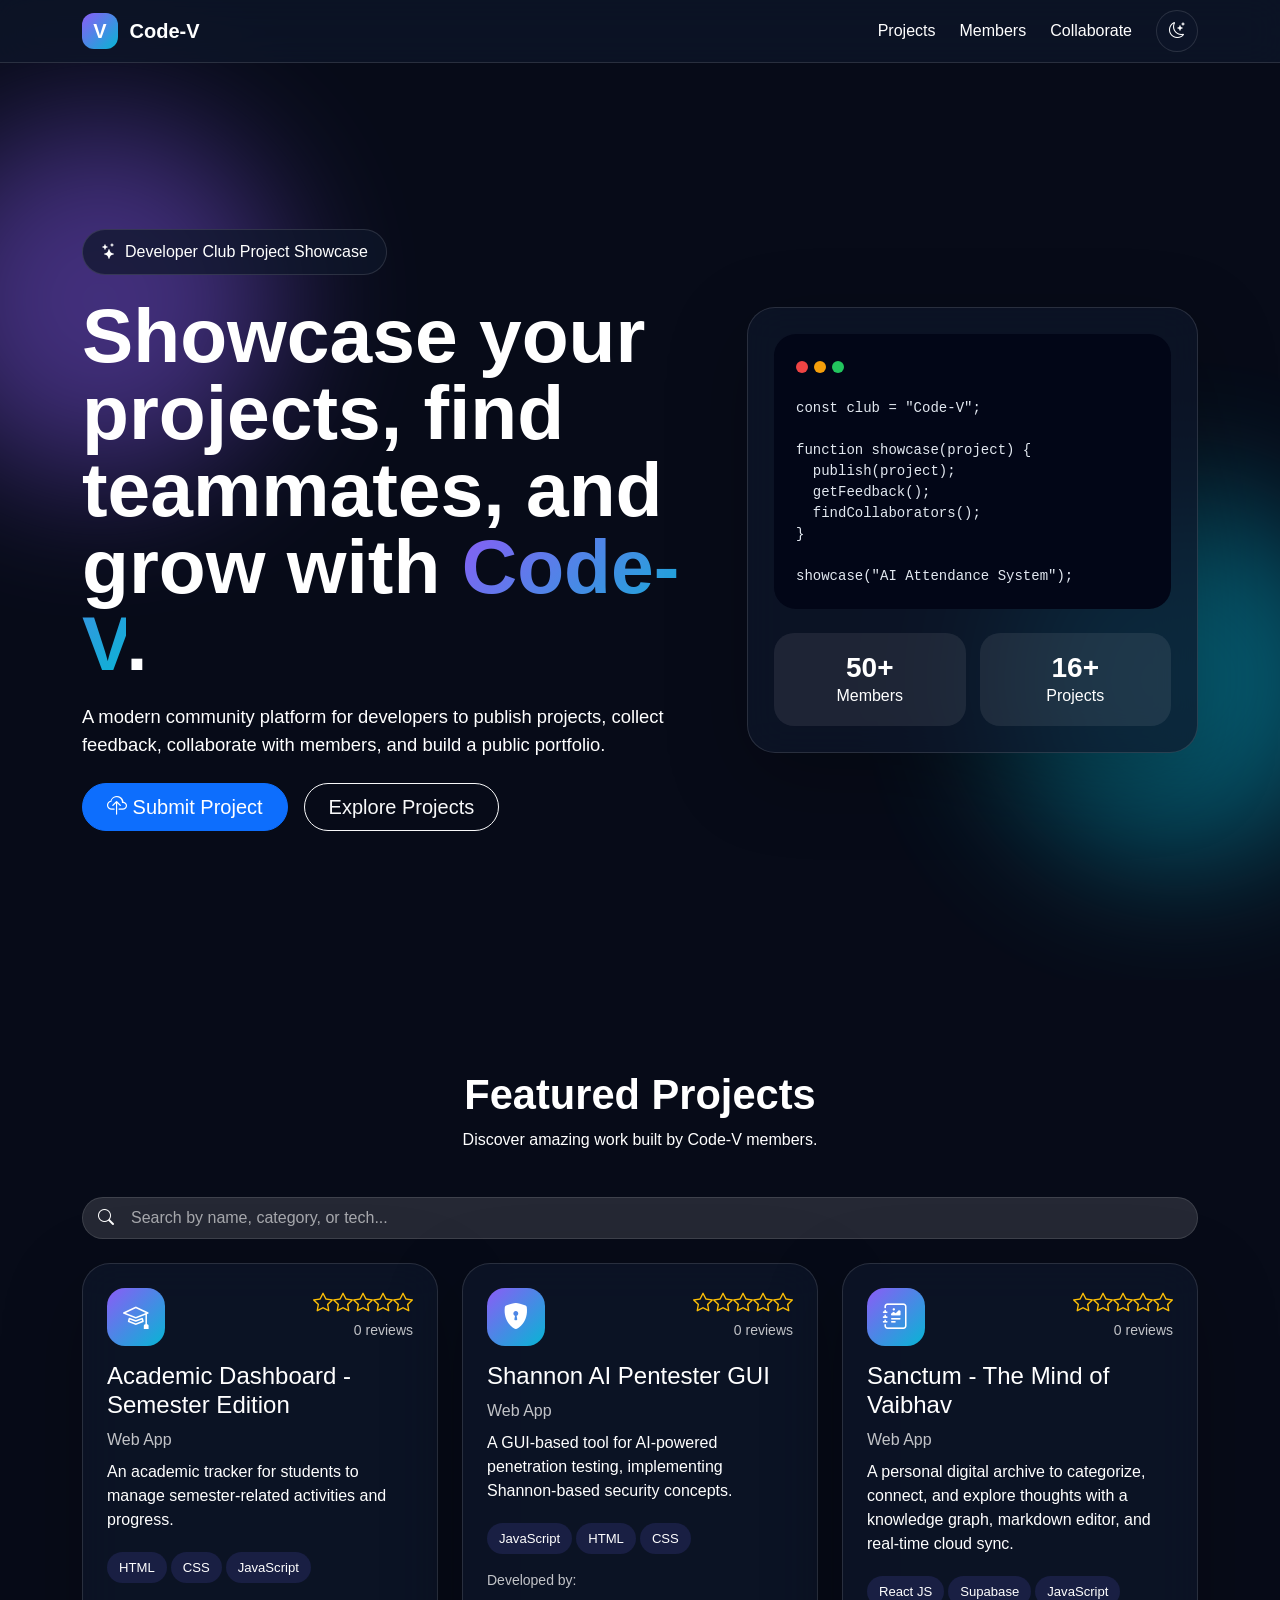
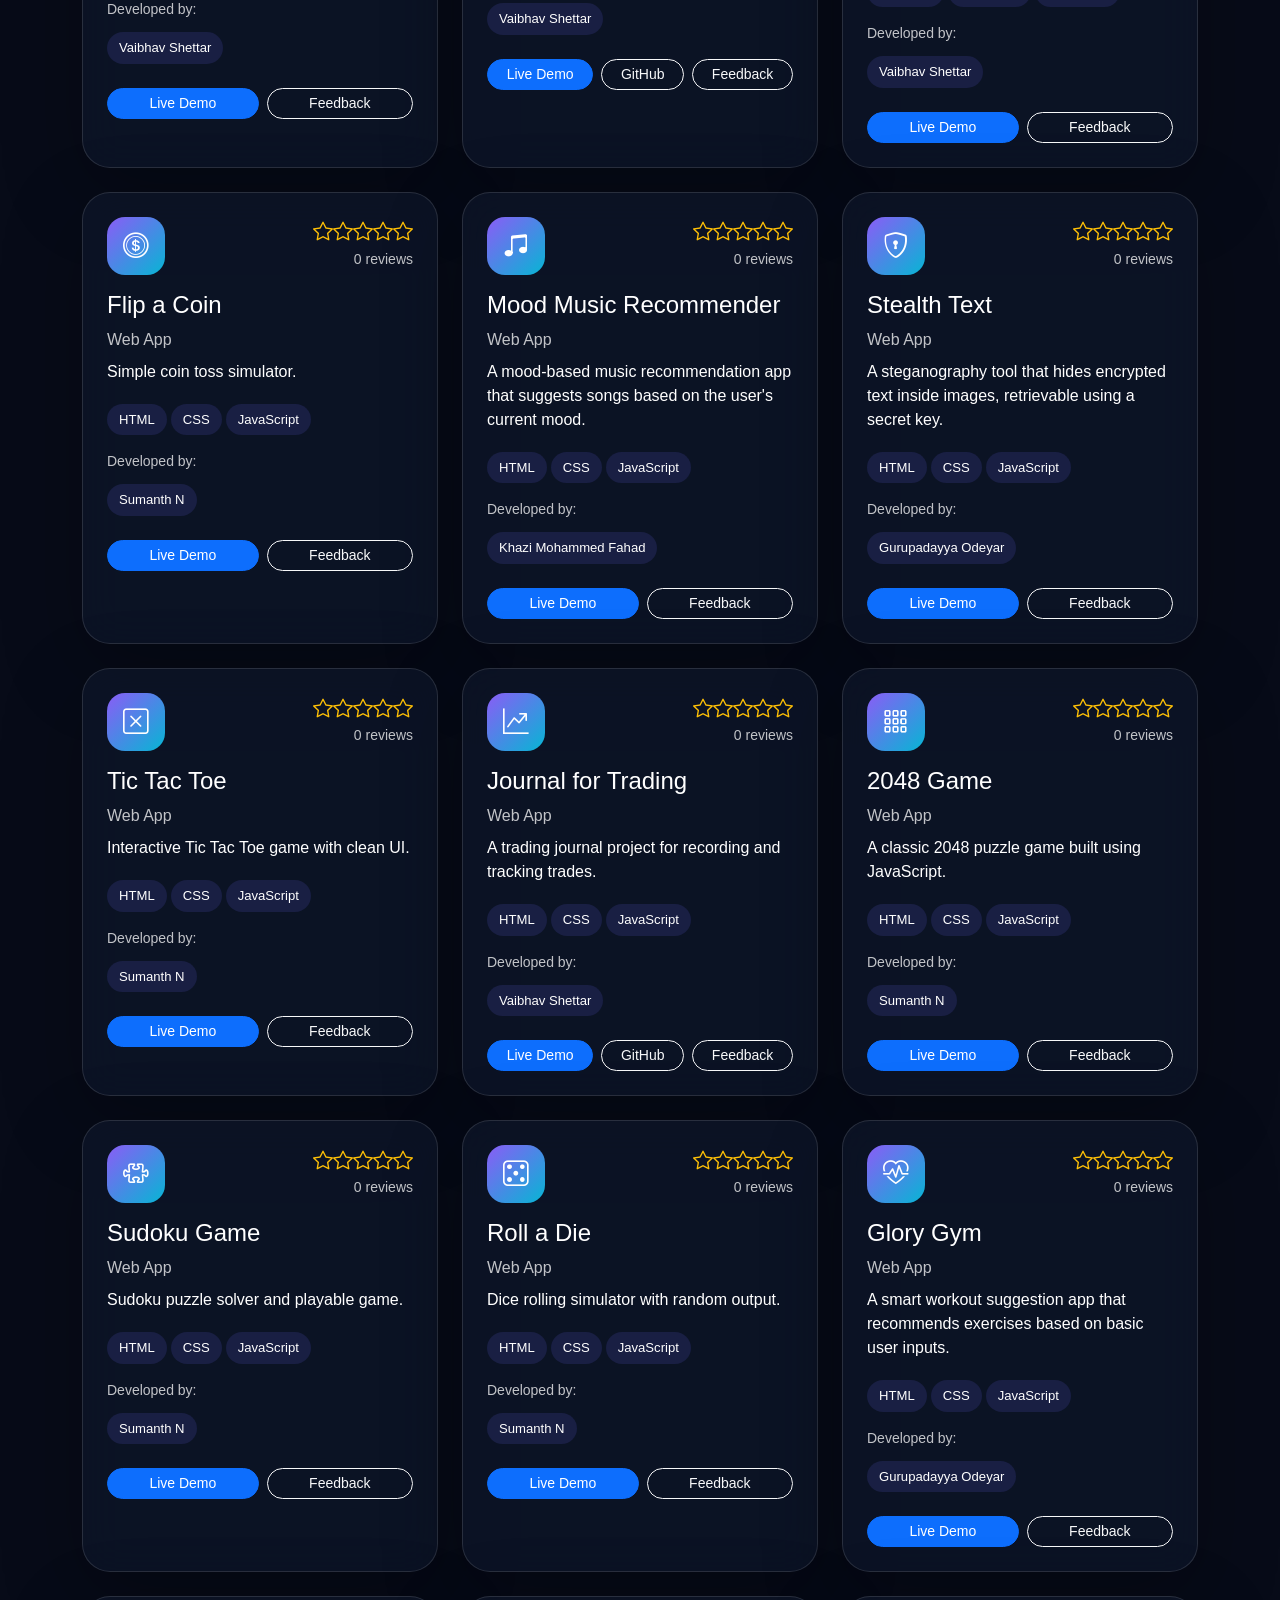
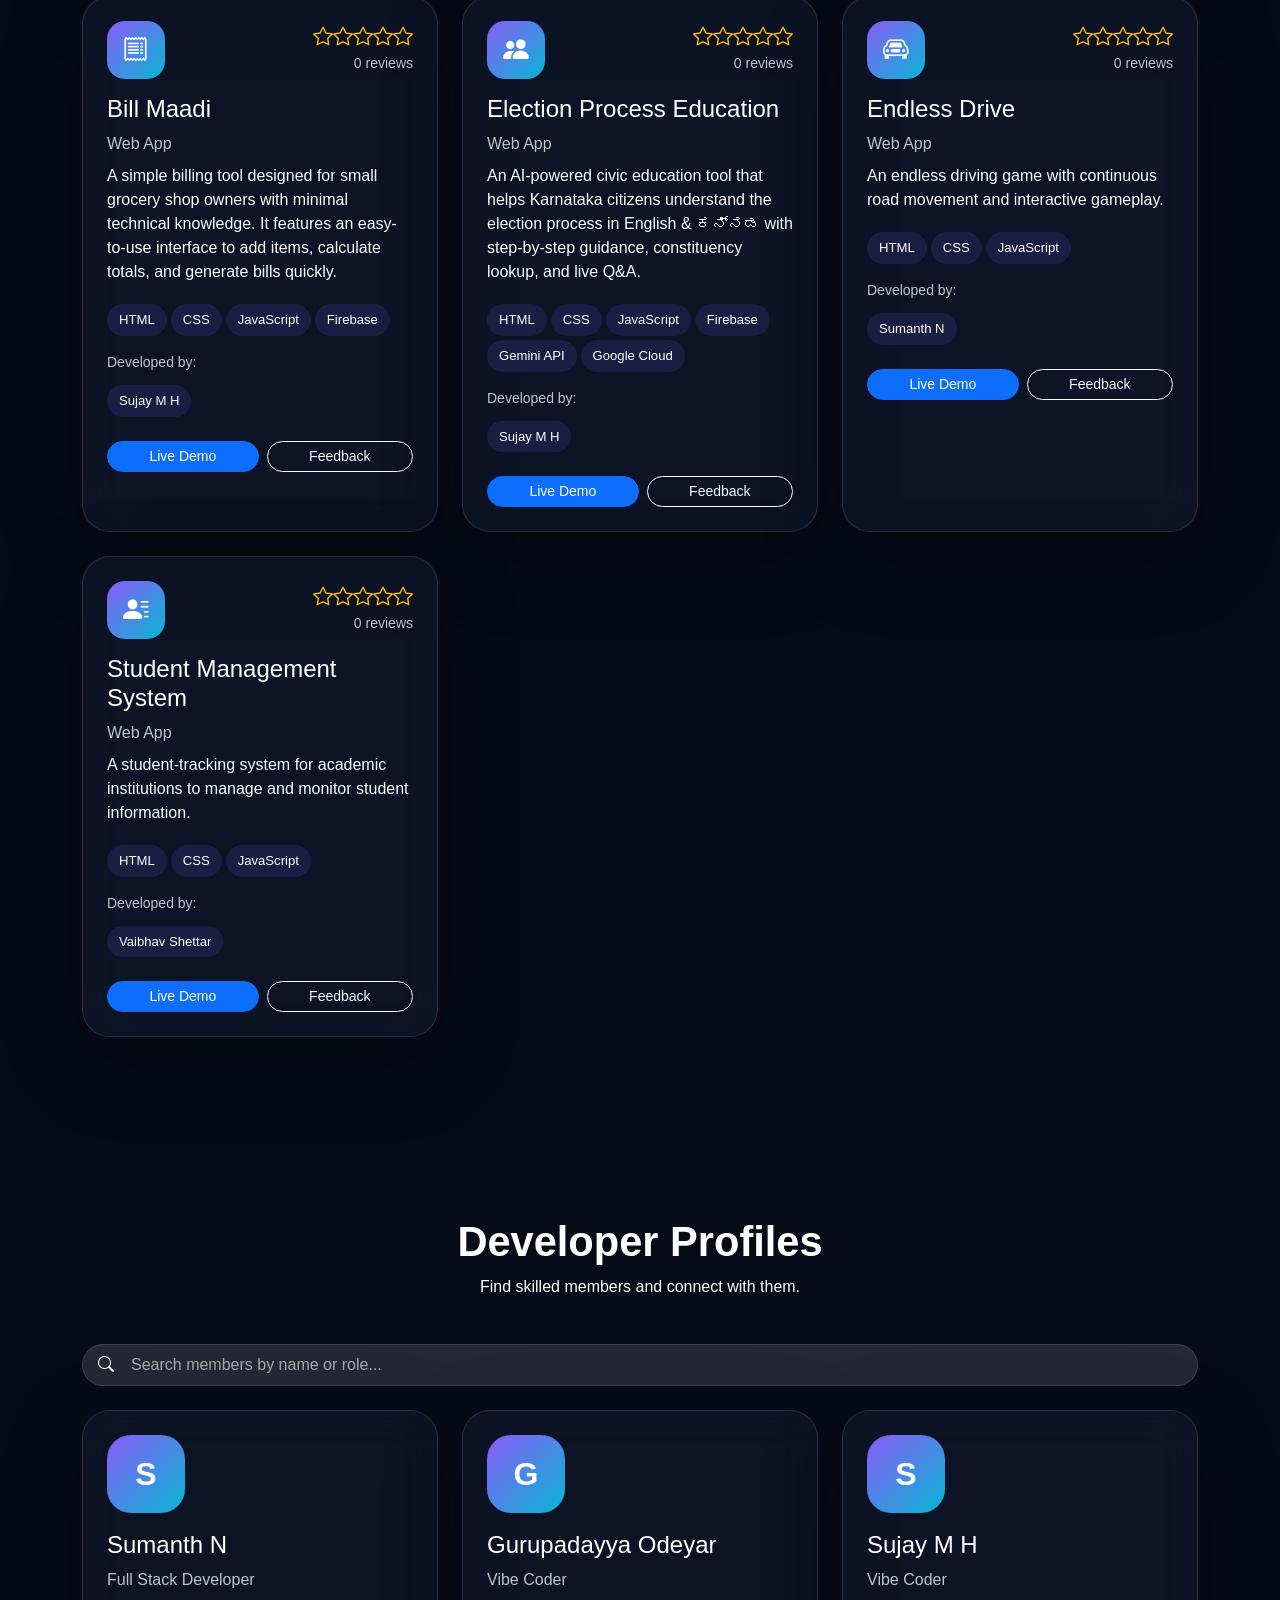
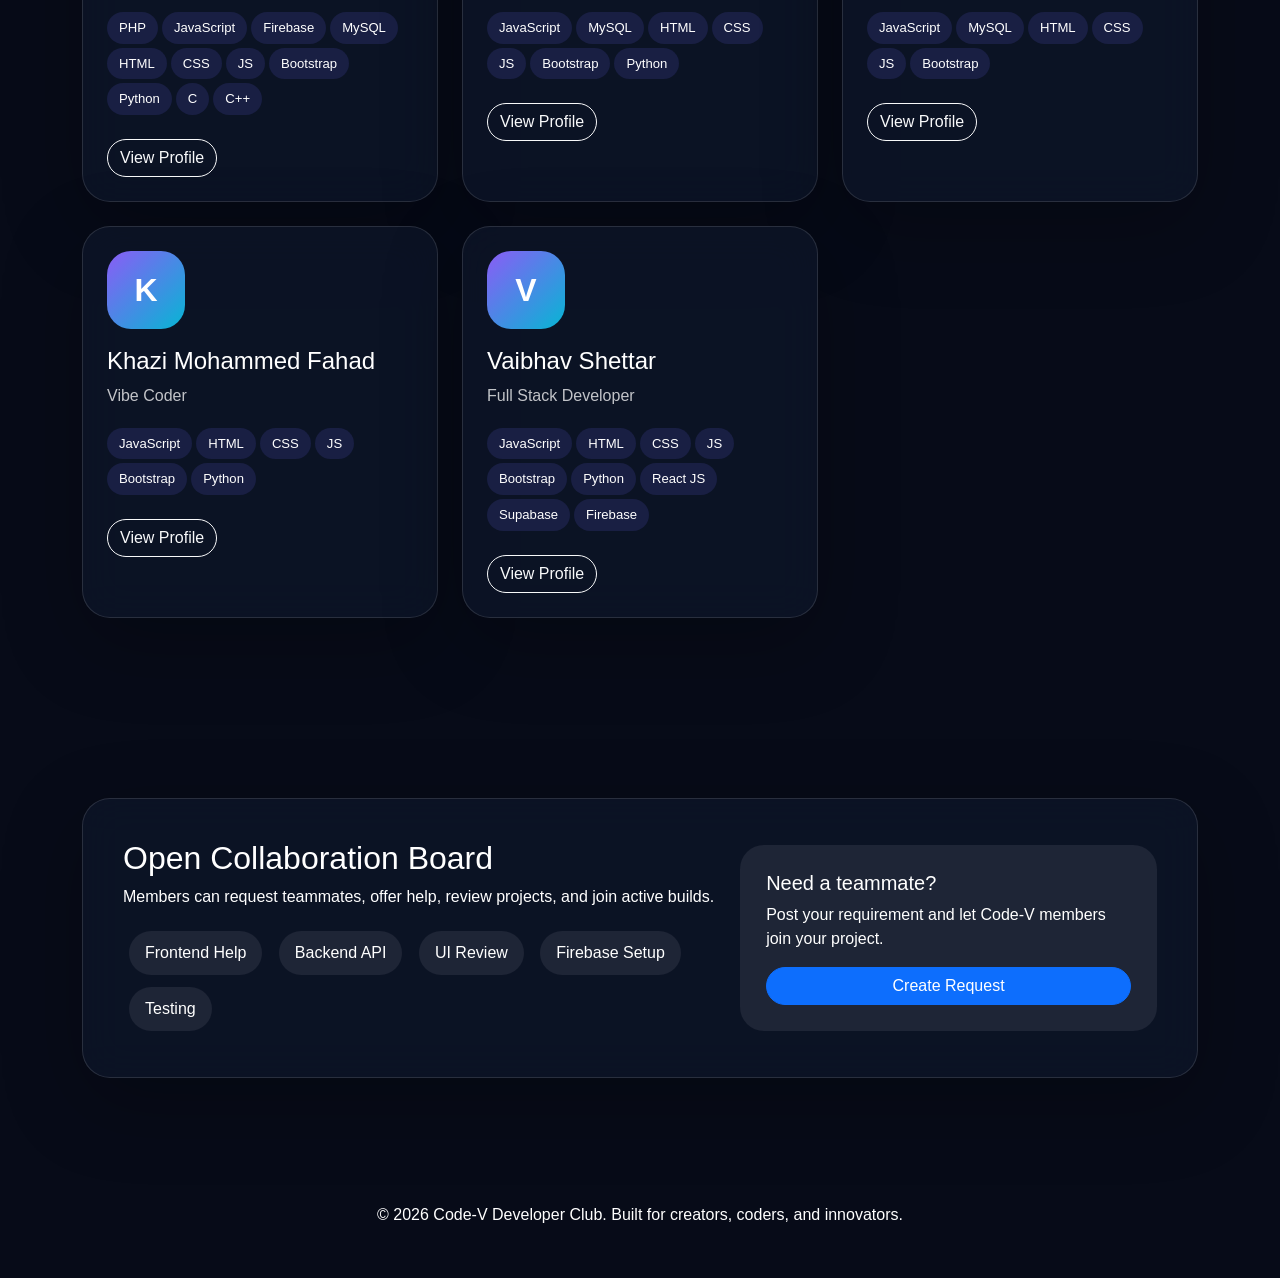
<file: index.html>
<!DOCTYPE html>
<html lang="en" data-theme="dark">
<head>
  <meta charset="UTF-8" />
  <meta name="viewport" content="width=device-width, initial-scale=1.0" />
  <title>Code-V | Developer Club Showcase</title>

  <link href="https://cdn.jsdelivr.net/npm/bootstrap@5.3.3/dist/css/bootstrap.min.css" rel="stylesheet">
  <link href="https://cdn.jsdelivr.net/npm/bootstrap-icons@1.11.3/font/bootstrap-icons.css" rel="stylesheet">
  <link rel="stylesheet" href="style.css">
</head>

<body>

<nav class="navbar fixed-top glass-nav">
  <div class="container d-flex justify-content-between align-items-center">
    <a class="navbar-brand fw-bold" href="#">
      <span class="brand-icon">V</span> Code-V
    </a>

    <div class="d-flex align-items-center gap-4">
      <a class="nav-link text-white d-none d-md-block" href="#projects">Projects</a>
      <a class="nav-link text-white d-none d-md-block" href="#members">Members</a>
      <a class="nav-link text-white d-none d-md-block" href="#collab">Collaborate</a>
      <button class="theme-btn" id="themeToggle">
        <i class="bi bi-moon-stars"></i>
      </button>

      <button class="navbar-toggler border-0 shadow-none text-white fs-2 p-0 d-md-none" type="button" data-bs-toggle="modal" data-bs-target="#menuModal">
        <i class="bi bi-list"></i>
      </button>
    </div>
  </div>
</nav>

<!-- Menu Modal -->
<div class="modal fade menu-modal" id="menuModal" tabindex="-1">
  <div class="modal-dialog modal-fullscreen">
    <div class="modal-content glass-modal modal-scale">
      <div class="modal-header border-0 pb-0">
        <button class="btn-close btn-close-white ms-auto" data-bs-dismiss="modal"></button>
      </div>
      <div class="modal-body d-flex flex-column justify-content-center text-center">
        <a class="nav-link" href="#projects" data-bs-dismiss="modal">Projects</a>
        <a class="nav-link" href="#members" data-bs-dismiss="modal">Members</a>
        <a class="nav-link" href="#collab" data-bs-dismiss="modal">Collaborate</a>
        
      </div>
    </div>
  </div>
</div>

<header class="hero-section">
  <div class="bg-orb orb-1"></div>
  <div class="bg-orb orb-2"></div>

  <div class="container">
    <div class="row align-items-center min-vh-100">
      <div class="col-lg-7">
        <div class="hero-badge">
          <i class="bi bi-stars"></i> Developer Club Project Showcase
        </div>

        <h1 class="hero-title">
          Showcase your projects, find teammates, and grow with <span>Code-V</span>.
        </h1>

        <p class="hero-text">
          A modern community platform for developers to publish projects, collect feedback,
          collaborate with members, and build a public portfolio.
        </p>

        <div class="d-flex flex-wrap gap-3 mt-4">
          <button class="btn btn-primary btn-lg rounded-pill px-4" data-bs-toggle="modal" data-bs-target="#projectModal">
            <i class="bi bi-cloud-upload"></i> Submit Project
          </button>
          <a href="#projects" class="btn btn-outline-light btn-lg rounded-pill px-4">
            Explore Projects
          </a>
        </div>
      </div>

      <div class="col-lg-5 mt-5 mt-lg-0">
        <div class="hero-card glass-card">
          <div class="code-window">
            <div class="dots">
              <span></span><span></span><span></span>
            </div>
            <pre><code>const club = "Code-V";

function showcase(project) {
  publish(project);
  getFeedback();
  findCollaborators();
}

showcase("AI Attendance System");</code></pre>
          </div>

<div class="stats-grid mt-4 stats-grid-two">
  <div>
    <h3>50+</h3>
    <p>Members</p>
  </div>
  <div>
    <h3 id="projectCount">0</h3>
    <p>Projects</p>
  </div>
</div>
        </div>
      </div>
    </div>
  </div>
</header>

<section class="section" id="projects">
  <div class="container">
    <div class="section-head">
      <h2>Featured Projects</h2>
      <p>Discover amazing work built by Code-V members.</p>
    </div>

    <div class="d-flex flex-column flex-md-row justify-content-between align-items-center mb-4 gap-3">
      <div class="position-relative w-100 w-md-50">
        <i class="bi bi-search position-absolute top-50 start-0 translate-middle-y ms-3 text-white"></i>
        <input type="text" id="searchInput" class="form-control rounded-pill ps-5 py-2 text-white" placeholder="Search by name, category, or tech...">
      </div>
      <!-- <a href="projects.html" class="btn btn-primary rounded-pill px-4 py-2 text-nowrap">Show All Projects <i class="bi bi-arrow-right ms-2"></i></a> -->
    </div>

    <div class="row g-4" id="projectList"></div>
  </div>
</section>

<section class="section" id="members">
  <div class="container">
    <div class="section-head">
      <h2>Developer Profiles</h2>
      <p>Find skilled members and connect with them.</p>
    </div>

    <div class="d-flex flex-column flex-md-row justify-content-between align-items-center mb-4 gap-3">
      <div class="position-relative w-100 w-md-50">
        <i class="bi bi-search position-absolute top-50 start-0 translate-middle-y ms-3 text-white"></i>
        <input type="text" id="memberSearchInput" class="form-control rounded-pill ps-5 py-2 text-white" placeholder="Search members by name or role...">
      </div>
      <!-- <a href="developers.html" class="btn btn-primary rounded-pill px-4 py-2 text-nowrap">Show All Developers <i class="bi bi-arrow-right ms-2"></i></a> -->
    </div>

    <div class="row g-4" id="memberList"></div>
  </div>
</section>

<section class="section" id="collab">
  <div class="container">
    <div class="glass-card collab-box">
      <div class="row align-items-center">
        <div class="col-lg-7">
          <h2>Open Collaboration Board</h2>
          <p>
            Members can request teammates, offer help, review projects, and join active builds.
          </p>

          <div class="collab-tags">
            <span>Frontend Help</span>
            <span>Backend API</span>
            <span>UI Review</span>
            <span>Firebase Setup</span>
            <span>Testing</span>
          </div>
        </div>

        <div class="col-lg-5 mt-4 mt-lg-0">
          <div class="request-card">
            <h5>Need a teammate?</h5>
            <p>Post your requirement and let Code-V members join your project.</p>
            <button class="btn btn-primary rounded-pill w-100">Create Request</button>
          </div>
        </div>
      </div>
    </div>
  </div>
</section>



<footer class="footer">
  <p>© 2026 Code-V Developer Club. Built for creators, coders, and innovators.</p>
</footer>


<!-- Contributor Profile Modal -->
<div class="modal fade" id="contributorModal" tabindex="-1">
  <div class="modal-dialog modal-dialog-centered">
    <div class="modal-content glass-modal modal-scale">
      <div class="modal-header border-0 pb-0">
        <button class="btn-close btn-close-white" data-bs-dismiss="modal"></button>
      </div>
      <div class="modal-body text-center pt-0">
        <div id="contributorAvatar" class="member-avatar mx-auto mb-3" style="width: 90px; height: 90px; font-size: 2.5rem;"></div>
        <h4 id="contributorName" class="mb-1"></h4>
        <p id="contributorRole" class="text-secondary mb-2"></p>
        <p id="contributorBio" class="text-white small">Passionate developer building amazing things. Always ready for a new challenge!</p>
        <div class="d-flex justify-content-center gap-3 mt-4">
          <a href="#" class="btn btn-outline-light rounded-circle icon-btn"><i class="bi bi-github"></i></a>
          <a href="#" class="btn btn-outline-light rounded-circle icon-btn"><i class="bi bi-linkedin"></i></a>
          <a href="#" class="btn btn-outline-light rounded-circle icon-btn"><i class="bi bi-envelope"></i></a>
        </div>
      </div>
    </div>
  </div>
</div>

<!-- Project Review Modal -->
<div class="modal fade" id="reviewModal" tabindex="-1">
  <div class="modal-dialog modal-dialog-centered modal-lg">
    <div class="modal-content glass-modal modal-scale">
      <div class="modal-header border-0">
        <h5 class="modal-title" id="reviewModalTitle">Project Reviews</h5>
        <button class="btn-close btn-close-white" data-bs-dismiss="modal"></button>
      </div>
      <div class="modal-body">
        <div class="d-flex align-items-center mb-4">
          <h2 class="mb-0 me-3" id="avgRatingDisplay">0.0</h2>
          <div class="text-warning fs-4" id="avgStarsDisplay">
            <i class="bi bi-star"></i><i class="bi bi-star"></i><i class="bi bi-star"></i><i class="bi bi-star"></i><i class="bi bi-star"></i>
          </div>
          <span class="ms-2 text-white" id="totalReviewsDisplay">(0 reviews)</span>
        </div>
        
        <div class="review-list mb-4" id="reviewList" style="max-height: 300px; overflow-y: auto;">
          <!-- Reviews will go here -->
        </div>

        <hr class="border-secondary">


        <form id="reviewForm">
          <input type="hidden" id="reviewProjectId">
          <div class="mb-3">
            <label>Your Rating</label>
            <div class="rating-input text-warning fs-4" id="ratingInput">
              <i class="bi bi-star" data-rating="1"></i>
              <i class="bi bi-star" data-rating="2"></i>
              <i class="bi bi-star" data-rating="3"></i>
              <i class="bi bi-star" data-rating="4"></i>
              <i class="bi bi-star" data-rating="5"></i>
            </div>
            <input type="hidden" id="selectedRating" value="0" required>
          </div>
          <div class="mb-3">
            <label>Leave a Comment</label>
            <textarea class="form-control" id="reviewComment" rows="2" required></textarea>
          </div>
          <button type="submit" class="btn btn-primary rounded-pill px-4">Submit Review</button>
        </form>
      </div>
    </div>
  </div>
</div>

<!-- Project Submit Modal -->
<div class="modal fade" id="projectModal" tabindex="-1">
  <div class="modal-dialog modal-lg modal-dialog-centered">
    <div class="modal-content glass-modal modal-scale">
      <div class="modal-header border-0">
        <h5 class="modal-title">Submit New Project</h5>
        <button class="btn-close btn-close-white" data-bs-dismiss="modal"></button>
      </div>

      <div class="modal-body">
        <form id="projectForm">
          <div class="row g-3">
            <div class="col-md-6">
              <label>Project Title</label>
              <input type="text" id="projectTitle" class="form-control" required>
            </div>

            <div class="col-md-6">
              <label>Category</label>
              <select id="projectCategory" class="form-select">
                <option>Web App</option>
                <option>Mobile App</option>
                <option>AI / ML</option>
                <option>Automation</option>
                <option>UI / UX</option>
              </select>
            </div>

            <div class="col-12">
              <label>Description</label>
              <textarea id="projectDescription" class="form-control" rows="3" required></textarea>
            </div>

            <div class="col-md-6">
              <label>Tech Stack</label>
              <input type="text" id="projectTech" class="form-control" placeholder="HTML, CSS, JS, Firebase">
            </div>

            <div class="col-md-6">
  <label>Developers</label>
  <input
    type="text"
    id="projectDevelopers"
    class="form-control"
    placeholder="Sumanth, Aarav"
  >
</div>

            <div class="col-md-6">
              <label>GitHub Link</label>
              <input type="url" id="projectGithub" class="form-control">
            </div>

            <div class="col-md-6">
              <label>Live Demo Link</label>
              <input type="url" id="projectDemo" class="form-control">
            </div>

            <div class="col-md-6">
              <label>Looking for Collaborators?</label>
              <select id="projectCollab" class="form-select">
                <option>Yes</option>
                <option>No</option>
              </select>
            </div>
          </div>

          <button class="btn btn-primary rounded-pill px-4 mt-4" type="submit">
            Submit Project
          </button>
        </form>
      </div>
    </div>
  </div>
</div>

<script src="https://cdn.jsdelivr.net/npm/bootstrap@5.3.3/dist/js/bootstrap.bundle.min.js"></script>
<script src="project-data.js"></script>
<script src="developers-data.js"></script>
<script src="app.js"></script>

</body>
</html>
</file>
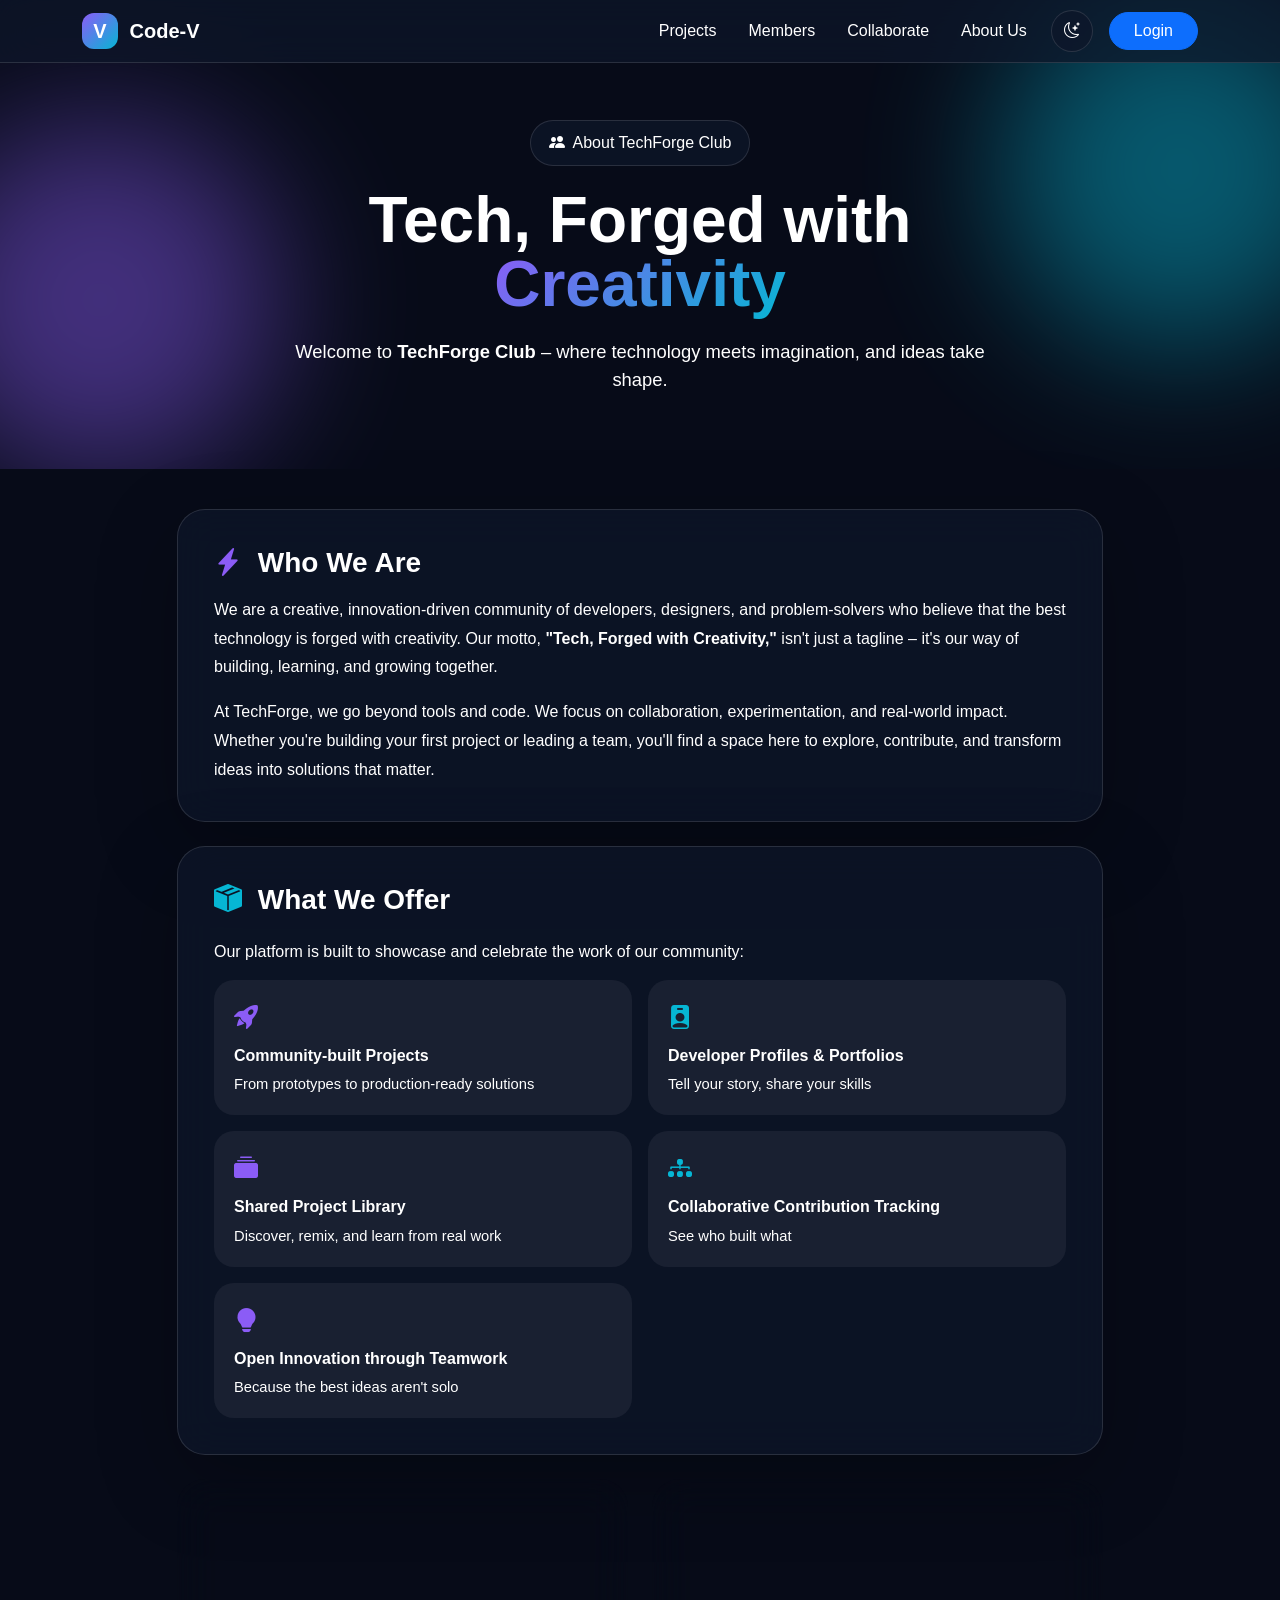
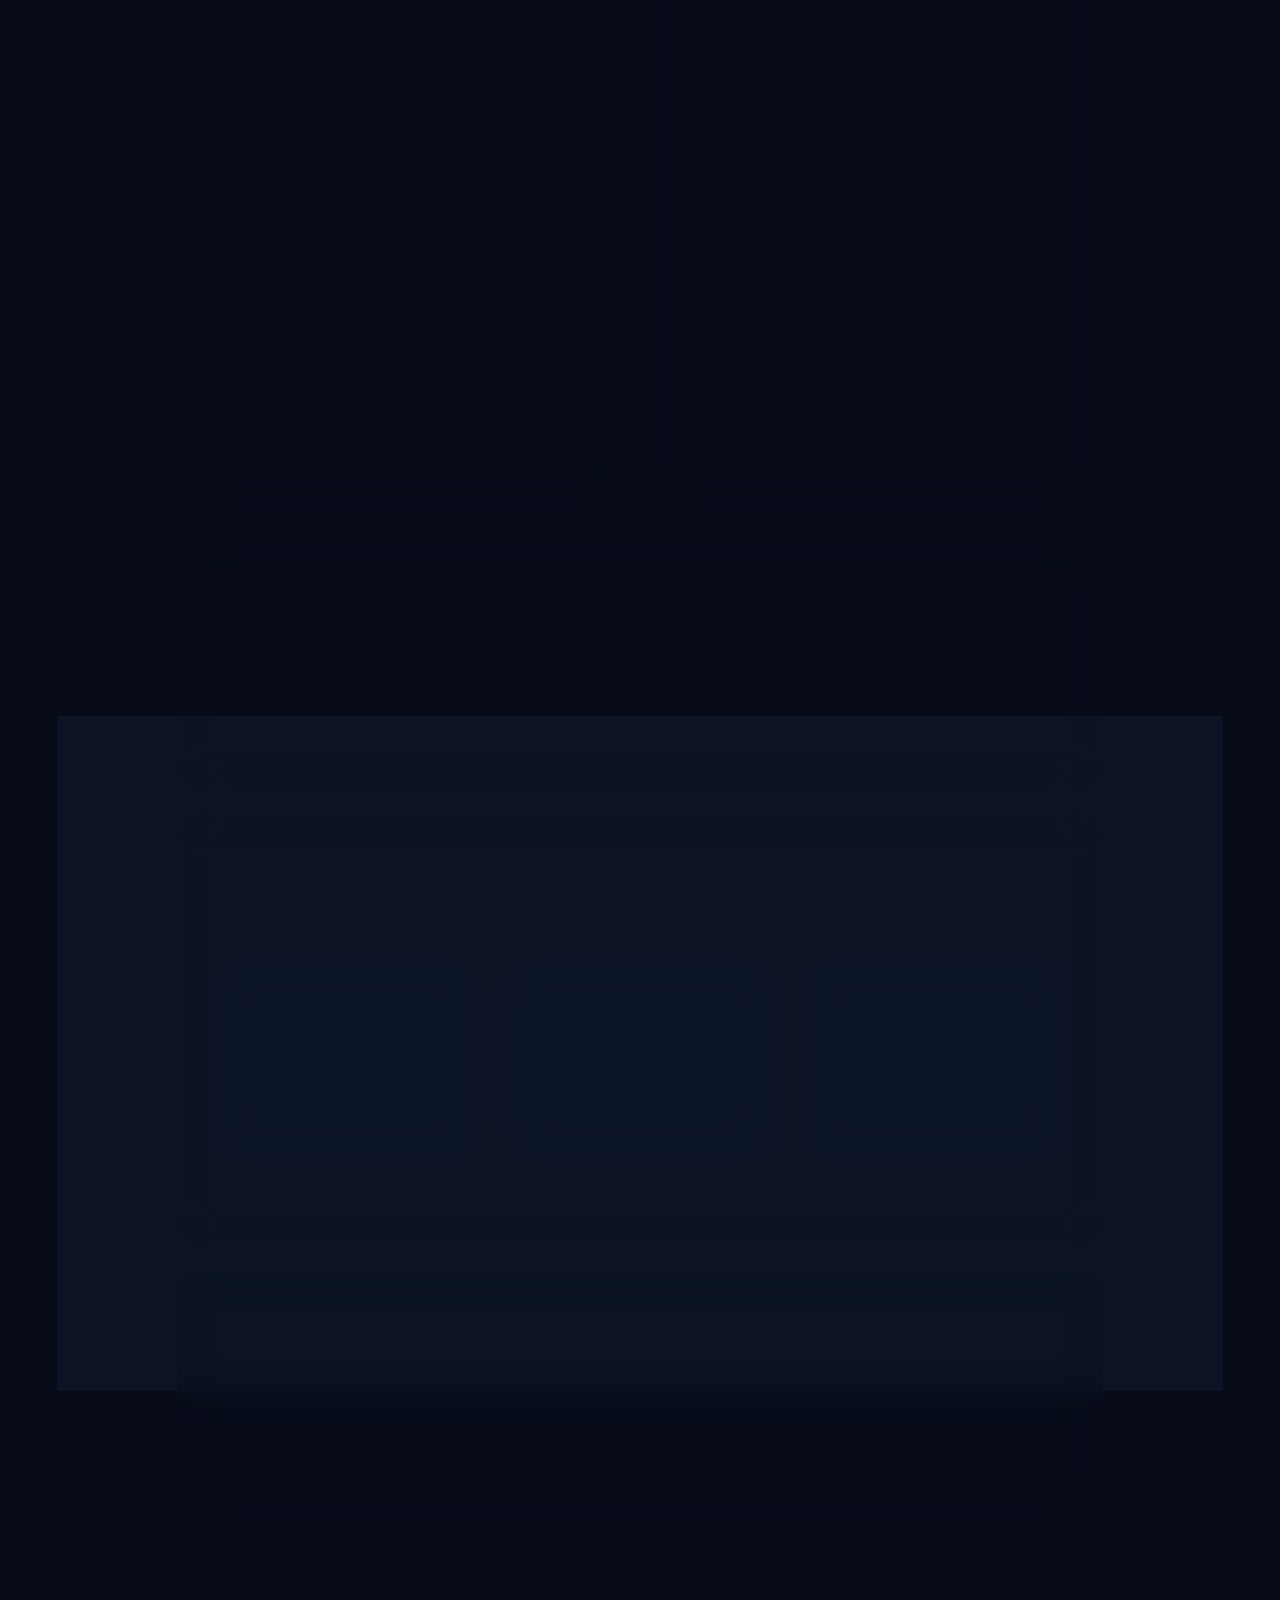
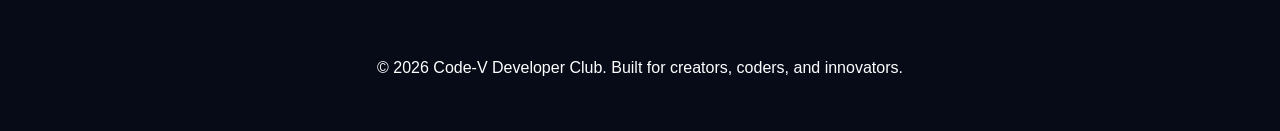
<file: about_us.html>
<!DOCTYPE html>
<html lang="en" data-theme="dark">

<head>
    <meta charset="UTF-8" />
    <meta name="viewport" content="width=device-width, initial-scale=1.0" />
    <title>About Us | Code-V Developer Club</title>

    <link href="https://cdn.jsdelivr.net/npm/bootstrap@5.3.3/dist/css/bootstrap.min.css" rel="stylesheet">
    <link href="https://cdn.jsdelivr.net/npm/bootstrap-icons@1.11.3/font/bootstrap-icons.css" rel="stylesheet">
    <link rel="stylesheet" href="style.css">
</head>

<body>

    <nav class="navbar navbar-expand-lg fixed-top glass-nav">
        <div class="container">
            <a class="navbar-brand fw-bold" href="index.html">
                <span class="brand-icon">V</span> Code-V
            </a>

            <button class="navbar-toggler text-white" type="button" data-bs-toggle="collapse" data-bs-target="#mainNav">
                <span class="navbar-toggler-icon"></span>
            </button>

            <div class="collapse navbar-collapse" id="mainNav">
                <ul class="navbar-nav ms-auto align-items-lg-center gap-lg-3">
                    <li class="nav-item"><a class="nav-link" href="index.html#projects">Projects</a></li>
                    <li class="nav-item"><a class="nav-link" href="index.html#members">Members</a></li>
                    <li class="nav-item"><a class="nav-link" href="index.html#collab">Collaborate</a></li>
                    <li class="nav-item"><a class="nav-link active" href="about.html">About Us</a></li>
                    <li class="nav-item">
                        <button class="theme-btn" id="themeToggle">
                            <i class="bi bi-moon-stars"></i>
                        </button>
                    </li>
                    <li class="nav-item">
                        <button class="btn btn-primary rounded-pill px-4" data-bs-toggle="modal"
                            data-bs-target="#loginModal">
                            Login
                        </button>
                    </li>
                </ul>
            </div>
        </div>
    </nav>

    <!-- About Hero -->
    <header class="hero-section" style="min-height: auto; padding-top: 120px; padding-bottom: 60px;">
        <div class="bg-orb orb-1"></div>
        <div class="bg-orb orb-2"></div>

        <div class="container">
            <div class="row justify-content-center">
                <div class="col-lg-8 text-center">
                    <div class="hero-badge">
                        <i class="bi bi-people-fill"></i> About TechForge Club
                    </div>

                    <h1 class="hero-title" style="font-size: clamp(2rem, 5vw, 4rem);">
                        Tech, Forged with <span>Creativity</span>
                    </h1>

                    <p class="hero-text mx-auto" style="max-width: 700px;">
                        Welcome to <strong>TechForge Club</strong> – where technology meets imagination, and ideas take
                        shape.
                    </p>
                </div>
            </div>
        </div>
    </header>

    <!-- About Content -->
    <section class="section" style="padding-top: 40px;">
        <div class="container">
            <div class="row g-4 justify-content-center">

                <!-- Who We Are -->
                <div class="col-lg-10">
                    <div class="glass-card" style="padding: 36px; border-radius: 28px;">
                        <h3 style="margin-bottom: 16px; font-weight: 800;">
                            <i class="bi bi-lightning-charge-fill"
                                style="color: var(--primary); margin-right: 8px;"></i>
                            Who We Are
                        </h3>
                        <p style="color: var(--muted); line-height: 1.8; margin: 0;">
                            We are a creative, innovation-driven community of developers, designers, and problem-solvers
                            who believe that the best technology is forged with creativity. Our motto, <strong
                                style="color: var(--text);">"Tech, Forged with Creativity,"</strong> isn't just a
                            tagline – it's our way of building, learning, and growing together.
                        </p>
                        <p style="color: var(--muted); line-height: 1.8; margin-top: 16px; margin-bottom: 0;">
                            At TechForge, we go beyond tools and code. We focus on collaboration, experimentation, and
                            real-world impact. Whether you're building your first project or leading a team, you'll find
                            a space here to explore, contribute, and transform ideas into solutions that matter.
                        </p>
                    </div>
                </div>

                <!-- What We Offer -->
                <div class="col-lg-10">
                    <div class="glass-card" style="padding: 36px; border-radius: 28px;">
                        <h3 style="margin-bottom: 24px; font-weight: 800;">
                            <i class="bi bi-box-seam-fill" style="color: var(--secondary); margin-right: 8px;"></i>
                            What We Offer
                        </h3>
                        <p style="color: var(--muted); margin-bottom: 16px;">
                            Our platform is built to showcase and celebrate the work of our community:
                        </p>
                        <div class="row g-3">
                            <div class="col-md-6">
                                <div
                                    style="padding: 20px; border-radius: 20px; background: rgba(255,255,255,0.06); height: 100%;">
                                    <i class="bi bi-rocket-takeoff-fill"
                                        style="font-size: 1.5rem; color: var(--primary);"></i>
                                    <h6 style="margin-top: 10px; font-weight: 700;">Community-built Projects</h6>
                                    <p style="color: var(--muted); margin: 0; font-size: 0.92rem;">From prototypes to
                                        production-ready solutions</p>
                                </div>
                            </div>
                            <div class="col-md-6">
                                <div
                                    style="padding: 20px; border-radius: 20px; background: rgba(255,255,255,0.06); height: 100%;">
                                    <i class="bi bi-person-badge-fill"
                                        style="font-size: 1.5rem; color: var(--secondary);"></i>
                                    <h6 style="margin-top: 10px; font-weight: 700;">Developer Profiles & Portfolios</h6>
                                    <p style="color: var(--muted); margin: 0; font-size: 0.92rem;">Tell your story,
                                        share your skills</p>
                                </div>
                            </div>
                            <div class="col-md-6">
                                <div
                                    style="padding: 20px; border-radius: 20px; background: rgba(255,255,255,0.06); height: 100%;">
                                    <i class="bi bi-collection-fill"
                                        style="font-size: 1.5rem; color: var(--primary);"></i>
                                    <h6 style="margin-top: 10px; font-weight: 700;">Shared Project Library</h6>
                                    <p style="color: var(--muted); margin: 0; font-size: 0.92rem;">Discover, remix, and
                                        learn from real work</p>
                                </div>
                            </div>
                            <div class="col-md-6">
                                <div
                                    style="padding: 20px; border-radius: 20px; background: rgba(255,255,255,0.06); height: 100%;">
                                    <i class="bi bi-diagram-3-fill"
                                        style="font-size: 1.5rem; color: var(--secondary);"></i>
                                    <h6 style="margin-top: 10px; font-weight: 700;">Collaborative Contribution Tracking
                                    </h6>
                                    <p style="color: var(--muted); margin: 0; font-size: 0.92rem;">See who built what
                                    </p>
                                </div>
                            </div>
                            <div class="col-md-6">
                                <div
                                    style="padding: 20px; border-radius: 20px; background: rgba(255,255,255,0.06); height: 100%;">
                                    <i class="bi bi-lightbulb-fill"
                                        style="font-size: 1.5rem; color: var(--primary);"></i>
                                    <h6 style="margin-top: 10px; font-weight: 700;">Open Innovation through Teamwork
                                    </h6>
                                    <p style="color: var(--muted); margin: 0; font-size: 0.92rem;">Because the best
                                        ideas aren't solo</p>
                                </div>
                            </div>
                        </div>
                    </div>
                </div>

                <!-- Our Mission -->
                <div class="col-lg-5">
                    <div class="glass-card" style="padding: 36px; border-radius: 28px; height: 100%;">
                        <h3 style="margin-bottom: 20px; font-weight: 800;">
                            <i class="bi bi-bullseye" style="color: var(--primary); margin-right: 8px;"></i>
                            Our Mission
                        </h3>
                        <p style="color: var(--muted); margin-bottom: 16px;">We exist to help every member:</p>
                        <ul style="list-style: none; padding: 0; margin: 0;">
                            <li style="padding: 10px 0; border-bottom: 1px solid var(--border); color: var(--muted);">
                                <i class="bi bi-compass-fill" style="color: var(--primary); margin-right: 8px;"></i>
                                <strong style="color: var(--text);">Explore</strong> technology across diverse domains
                            </li>
                            <li style="padding: 10px 0; border-bottom: 1px solid var(--border); color: var(--muted);">
                                <i class="bi bi-book-fill" style="color: var(--secondary); margin-right: 8px;"></i>
                                <strong style="color: var(--text);">Learn & Share</strong> through workshops,
                                discussions, and peer support
                            </li>
                            <li style="padding: 10px 0; border-bottom: 1px solid var(--border); color: var(--muted);">
                                <i class="bi bi-stars" style="color: var(--primary); margin-right: 8px;"></i>
                                <strong style="color: var(--text);">Innovate</strong> by turning curiosity into creation
                            </li>
                            <li style="padding: 10px 0; border-bottom: 1px solid var(--border); color: var(--muted);">
                                <i class="bi bi-link-45deg" style="color: var(--secondary); margin-right: 8px;"></i>
                                <strong style="color: var(--text);">Connect</strong> with like-minded builders and
                                mentors
                            </li>
                            <li style="padding: 10px 0; border-bottom: 1px solid var(--border); color: var(--muted);">
                                <i class="bi bi-shield-check" style="color: var(--primary); margin-right: 8px;"></i>
                                <strong style="color: var(--text);">Build Ethically</strong> – with awareness of
                                technology's social impact
                            </li>
                            <li style="padding: 10px 0; color: var(--muted);">
                                <i class="bi bi-arrow-up-right-circle-fill"
                                    style="color: var(--secondary); margin-right: 8px;"></i>
                                <strong style="color: var(--text);">Contribute</strong> to a growing ecosystem of shared
                                progress
                            </li>
                        </ul>
                    </div>
                </div>

                <!-- Our Vision -->
                <div class="col-lg-5">
                    <div class="glass-card" style="padding: 36px; border-radius: 28px; height: 100%;">
                        <h3 style="margin-bottom: 20px; font-weight: 800;">
                            <i class="bi bi-eye-fill" style="color: var(--secondary); margin-right: 8px;"></i>
                            Our Vision
                        </h3>
                        <p style="color: var(--muted); line-height: 1.8;">
                            To build a thriving community where technology and creativity fuel each other – pushing
                            beyond limits, exploring new possibilities, and shaping the future together.
                        </p>

                        <hr style="border-color: var(--border); margin: 24px 0;">

                        <h3 style="margin-bottom: 16px; font-weight: 800;">
                            <i class="bi bi-chat-quote-fill" style="color: var(--primary); margin-right: 8px;"></i>
                            What the Motto Means
                        </h3>
                        <blockquote
                            style="padding: 20px; border-radius: 20px; background: rgba(255,255,255,0.06); border-left: 4px solid var(--primary); margin: 0;">
                            <p style="font-style: italic; color: var(--text); margin-bottom: 12px; font-size: 1.05rem;">
                                "Tech, Forged with Creativity"
                            </p>
                            <p style="color: var(--muted); margin: 0; line-height: 1.7;">
                                This means: technology alone gives us tools. <strong
                                    style="color: var(--text);">Creativity gives them purpose.</strong>
                                Our motto reflects a belief that real innovation happens when logic meets imagination,
                                and when collaboration shapes raw ideas into meaningful solutions.
                                It's a reminder that every line of code, every design, and every project should carry a
                                spark of human insight.
                            </p>
                        </blockquote>
                    </div>
                </div>

                <!-- Our Philosophy -->
                <div class="col-lg-10">
                    <div class="glass-card" style="padding: 36px; border-radius: 28px;">
                        <h3 style="margin-bottom: 16px; font-weight: 800;">
                            <i class="bi bi-gear-wide-connected" style="color: var(--primary); margin-right: 8px;"></i>
                            Our Philosophy
                        </h3>
                        <p style="color: var(--text); font-size: 1.15rem; font-weight: 700; margin-bottom: 12px;">
                            We don't just build projects. We build a community.
                        </p>
                        <p style="color: var(--muted); line-height: 1.8; margin: 0;">
                            At TechForge Club, progress is shared. Curiosity is rewarded. And every member – whether
                            beginner or expert – is both a learner and a contributor. We champion ethical technology,
                            open collaboration, and the courage to try, fail, and improve.
                        </p>
                    </div>
                </div>

                <!-- Leadership -->
                <div class="col-lg-10">
                    <div class="glass-card" style="padding: 36px; border-radius: 28px;">
                        <h3 style="margin-bottom: 24px; font-weight: 800;">
                            <i class="bi bi-person-hearts" style="color: var(--secondary); margin-right: 8px;"></i>
                            Leadership
                        </h3>
                        <p style="color: var(--muted); margin-bottom: 24px;">
                            TechForge Club is guided by a passionate leadership team committed to growth, inclusivity,
                            and impact:
                        </p>
                        <div class="row g-4">
                            <div class="col-md-4">
                                <div class="member-card text-center" style="padding: 30px;">
                                    <div class="member-avatar mx-auto">S</div>
                                    <h5 style="font-weight: 700; margin-bottom: 4px;">Shashank R R</h5>
                                    <p style="color: var(--primary); font-weight: 600; margin: 0;">President</p>
                                </div>
                            </div>
                            <div class="col-md-4">
                                <div class="member-card text-center" style="padding: 30px;">
                                    <div class="member-avatar mx-auto">R</div>
                                    <h5 style="font-weight: 700; margin-bottom: 4px;">Revanth M A</h5>
                                    <p style="color: var(--primary); font-weight: 600; margin: 0;">Vice President</p>
                                </div>
                            </div>
                            <div class="col-md-4">
                                <div class="member-card text-center" style="padding: 30px;">
                                    <div class="member-avatar mx-auto">P</div>
                                    <h5 style="font-weight: 700; margin-bottom: 4px;">Pratham K Gujjar</h5>
                                    <p style="color: var(--primary); font-weight: 600; margin: 0;">Secretary</p>
                                </div>
                            </div>
                        </div>
                        <p style="color: var(--muted); margin-top: 20px; margin-bottom: 0;">
                            Their vision keeps us focused, collaborative, and always moving forward.
                        </p>
                    </div>
                </div>

                <!-- Join Us CTA -->
                <div class="col-lg-10">
                    <div class="glass-card collab-box text-center" style="border-radius: 28px;">
                        <h2 style="font-weight: 800; margin-bottom: 16px;">Join Us</h2>
                        <p style="color: var(--muted); max-width: 600px; margin: 0 auto 24px; font-size: 1.1rem;">
                            Whether you want to build, learn, lead, or simply belong – TechForge Club welcomes you.
                            Let's forge something remarkable. <strong style="color: var(--text);">Together.</strong>
                        </p>
                        <a href="index.html" class="btn btn-primary btn-lg rounded-pill px-5">
                            <i class="bi bi-arrow-left"></i> Back to Home
                        </a>
                    </div>
                </div>

            </div>
        </div>
    </section>

    <footer class="footer">
        <p>© 2026 Code-V Developer Club. Built for creators, coders, and innovators.</p>
    </footer>

    <!-- Login Modal -->
    <div class="modal fade" id="loginModal" tabindex="-1">
        <div class="modal-dialog modal-dialog-centered">
            <div class="modal-content glass-modal">
                <div class="modal-header border-0">
                    <h5 class="modal-title">Login to Code-V</h5>
                    <button class="btn-close btn-close-white" data-bs-dismiss="modal"></button>
                </div>

                <div class="modal-body">
                    <input type="email" class="form-control mb-3" placeholder="Email address">
                    <input type="password" class="form-control mb-3" placeholder="Password">

                    <button class="btn btn-primary w-100 rounded-pill mb-3">
                        Login
                    </button>

                    <button class="btn btn-outline-light w-100 rounded-pill">
                        <i class="bi bi-google"></i> Continue with Google
                    </button>

                    <p class="small mt-3 text-center opacity-75">
                        Firebase Authentication can be connected here.
                    </p>
                </div>
            </div>
        </div>
    </div>

    <script src="https://cdn.jsdelivr.net/npm/bootstrap@5.3.3/dist/js/bootstrap.bundle.min.js"></script>
    <script>
        // Theme toggle – identical logic from app.js
        const themeToggle = document.getElementById("themeToggle");

        themeToggle.addEventListener("click", () => {
            const html = document.documentElement;
            const currentTheme = html.getAttribute("data-theme");

            if (currentTheme === "dark") {
                html.setAttribute("data-theme", "light");
                localStorage.setItem("codev_theme", "light");
                themeToggle.innerHTML = `<i class="bi bi-brightness-high"></i>`;
            } else {
                html.setAttribute("data-theme", "dark");
                localStorage.setItem("codev_theme", "dark");
                themeToggle.innerHTML = `<i class="bi bi-moon-stars"></i>`;
            }
        });

        // Load saved theme
        (function loadTheme() {
            const savedTheme = localStorage.getItem("codev_theme") || "dark";
            document.documentElement.setAttribute("data-theme", savedTheme);
            themeToggle.innerHTML =
                savedTheme === "dark"
                    ? `<i class="bi bi-moon-stars"></i>`
                    : `<i class="bi bi-brightness-high"></i>`;
        })();
    </script>
</body>

</html>
</file>
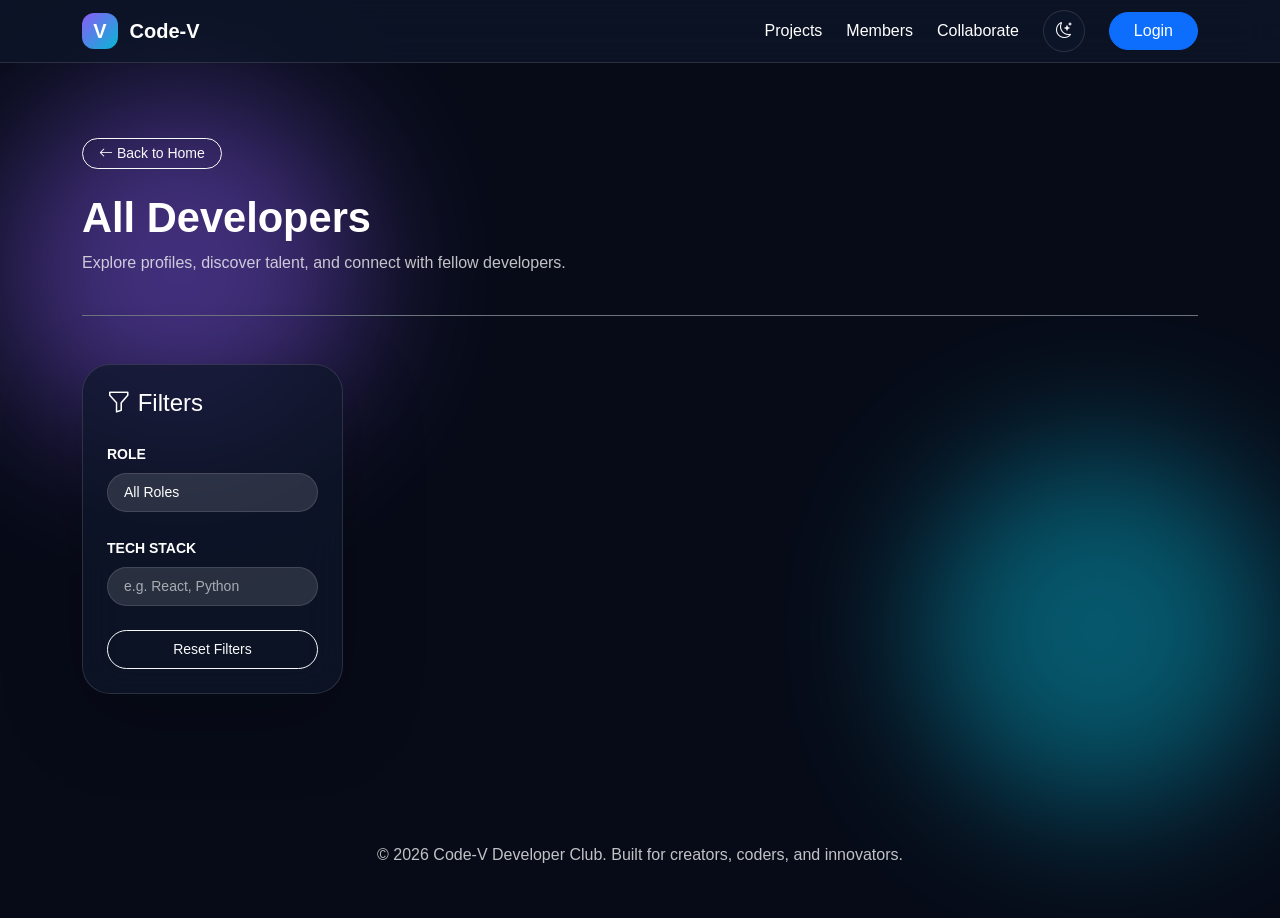
<file: developers.html>
<!DOCTYPE html>
<html lang="en" data-theme="dark">
<head>
  <meta charset="UTF-8" />
  <meta name="viewport" content="width=device-width, initial-scale=1.0" />
  <title>All Developers | Code-V</title>
  <link href="https://cdn.jsdelivr.net/npm/bootstrap@5.3.3/dist/css/bootstrap.min.css" rel="stylesheet">
  <link href="https://cdn.jsdelivr.net/npm/bootstrap-icons@1.11.3/font/bootstrap-icons.css" rel="stylesheet">
  <link rel="stylesheet" href="style.css">
</head>
<body>

<nav class="navbar fixed-top glass-nav">
  <div class="container d-flex justify-content-between align-items-center">
    <a class="navbar-brand fw-bold" href="index.html">
      <span class="brand-icon">V</span> Code-V
    </a>

    <div class="d-flex align-items-center gap-4">
      <a class="nav-link text-white d-none d-md-block" href="index.html#projects">Projects</a>
      <a class="nav-link text-white d-none d-md-block" href="index.html#members">Members</a>
      <a class="nav-link text-white d-none d-md-block" href="index.html#collab">Collaborate</a>
      <button class="theme-btn" id="themeToggle">
        <i class="bi bi-moon-stars"></i>
      </button>
      <a class="btn btn-primary rounded-pill px-4 d-none d-md-block" href="index.html">
        Login
      </a>
      <button class="navbar-toggler border-0 shadow-none text-white fs-2 p-0 d-md-none" type="button" data-bs-toggle="modal" data-bs-target="#menuModal">
        <i class="bi bi-list"></i>
      </button>
    </div>
  </div>
</nav>

<!-- Menu Modal -->
<div class="modal fade menu-modal" id="menuModal" tabindex="-1">
  <div class="modal-dialog modal-fullscreen">
    <div class="modal-content glass-modal modal-scale">
      <div class="modal-header border-0 pb-0">
        <button class="btn-close btn-close-white ms-auto" data-bs-dismiss="modal"></button>
      </div>
      <div class="modal-body d-flex flex-column justify-content-center text-center">
        <a class="nav-link" href="index.html#members" data-bs-dismiss="modal">Home</a>
      </div>
    </div>
  </div>
</div>

<div class="bg-orb orb-1" style="top: 10%; left: 0;"></div>
<div class="bg-orb orb-2" style="bottom: 10%; right: 0;"></div>

<section class="section mt-5" style="min-height: 80vh;">
  <div class="container">
    <div class="mb-4">
      <a href="index.html" class="btn btn-outline-light rounded-pill btn-sm px-3">
        <i class="bi bi-arrow-left"></i> Back to Home
      </a>
    </div>
    <div class="section-head mb-5 text-start border-bottom border-secondary pb-4">
      <h2 class="display-5 fw-bold text-white">All Developers</h2>
      <p class="text-white opacity-75">Explore profiles, discover talent, and connect with fellow developers.</p>
    </div>

    <div class="row">
      <!-- Filters Sidebar -->
      <div class="col-lg-3 mb-4">
        <div class="glass-card p-4 sticky-top" style="top: 100px;">
          <h4 class="mb-4 text-white"><i class="bi bi-funnel"></i> Filters</h4>
          
          <div class="mb-4">
            <label class="form-label fw-bold text-uppercase small text-white">Role</label>
            <select id="filterRole" class="form-select form-select-sm rounded-pill py-2 ps-3 text-white">
              <option value="All">All Roles</option>
              <option value="Frontend Developer">Frontend</option>
              <option value="Backend Developer">Backend</option>
              <option value="Full Stack Developer">Full Stack</option>
              <option value="AI Developer">AI / ML</option>
            </select>
          </div>

          <div class="mb-4">
            <label class="form-label fw-bold text-uppercase small text-white">Tech Stack</label>
            <input type="text" id="filterTech" class="form-control form-control-sm rounded-pill py-2 ps-3 text-white" placeholder="e.g. React, Python">
          </div>
          
          <button id="resetFilters" class="btn btn-outline-light w-100 rounded-pill btn-sm py-2">Reset Filters</button>
        </div>
      </div>

      <!-- Members Grid -->
      <div class="col-lg-9">
        <div class="row g-4 transition-wrapper" id="memberList">
          <!-- Members rendered here by app.js -->
        </div>
      </div>
    </div>
  </div>
</section>

<!-- Contributor Profile Modal -->
<div class="modal fade" id="contributorModal" tabindex="-1">
  <div class="modal-dialog modal-dialog-centered">
    <div class="modal-content glass-modal modal-scale">
      <div class="modal-header border-0 pb-0">
        <button class="btn-close btn-close-white" data-bs-dismiss="modal"></button>
      </div>
      <div class="modal-body text-center pt-0">
        <div id="contributorAvatar" class="member-avatar mx-auto mb-3" style="width: 90px; height: 90px; font-size: 2.5rem;"></div>
        <h4 id="contributorName" class="mb-1 text-white"></h4>
        <p id="contributorRole" class="text-white opacity-75 mb-2"></p>
        <p id="contributorBio" class="text-white small">Passionate developer building amazing things. Always ready for a new challenge!</p>
        <div class="d-flex justify-content-center gap-3 mt-4">
          <a href="#" class="btn btn-outline-light rounded-circle icon-btn"><i class="bi bi-github"></i></a>
          <a href="#" class="btn btn-outline-light rounded-circle icon-btn"><i class="bi bi-linkedin"></i></a>
          <a href="#" class="btn btn-outline-light rounded-circle icon-btn"><i class="bi bi-envelope"></i></a>
        </div>
      </div>
    </div>
  </div>
</div>

<footer class="footer mt-auto">
  <p class="text-white opacity-75">© 2026 Code-V Developer Club. Built for creators, coders, and innovators.</p>
</footer>

<script src="https://cdn.jsdelivr.net/npm/bootstrap@5.3.3/dist/js/bootstrap.bundle.min.js"></script>
<script src="app.js"></script>
<script>
  // Page specific logic for filtering
  document.addEventListener("DOMContentLoaded", () => {
    const filterRole = document.getElementById("filterRole");
    const filterTech = document.getElementById("filterTech");
    const resetFiltersBtn = document.getElementById("resetFilters");

    function applyFilters() {
      const role = filterRole.value;
      const tech = filterTech.value.toLowerCase().trim();

      const filtered = members.filter(m => {
        let matchRole = role === "All" || m.role === role;
        let matchTech = tech === "" || m.skills.some(s => s.toLowerCase().includes(tech));
        return matchRole && matchTech;
      });

      // Animate transition
      const memberList = document.getElementById("memberList");
      if (memberList) {
        memberList.style.opacity = 0;
        setTimeout(() => {
          renderMembers(filtered);
          memberList.style.opacity = 1;
          memberList.style.transition = "opacity 0.4s ease-in-out";
        }, 300);
      }
    }

    if (filterRole) filterRole.addEventListener("change", applyFilters);
    if (filterTech) filterTech.addEventListener("input", applyFilters);
    
    if (resetFiltersBtn) {
      resetFiltersBtn.addEventListener("click", () => {
        filterRole.value = "All";
        filterTech.value = "";
        applyFilters();
      });
    }
  });
</script>
</body>
</html>
</file>
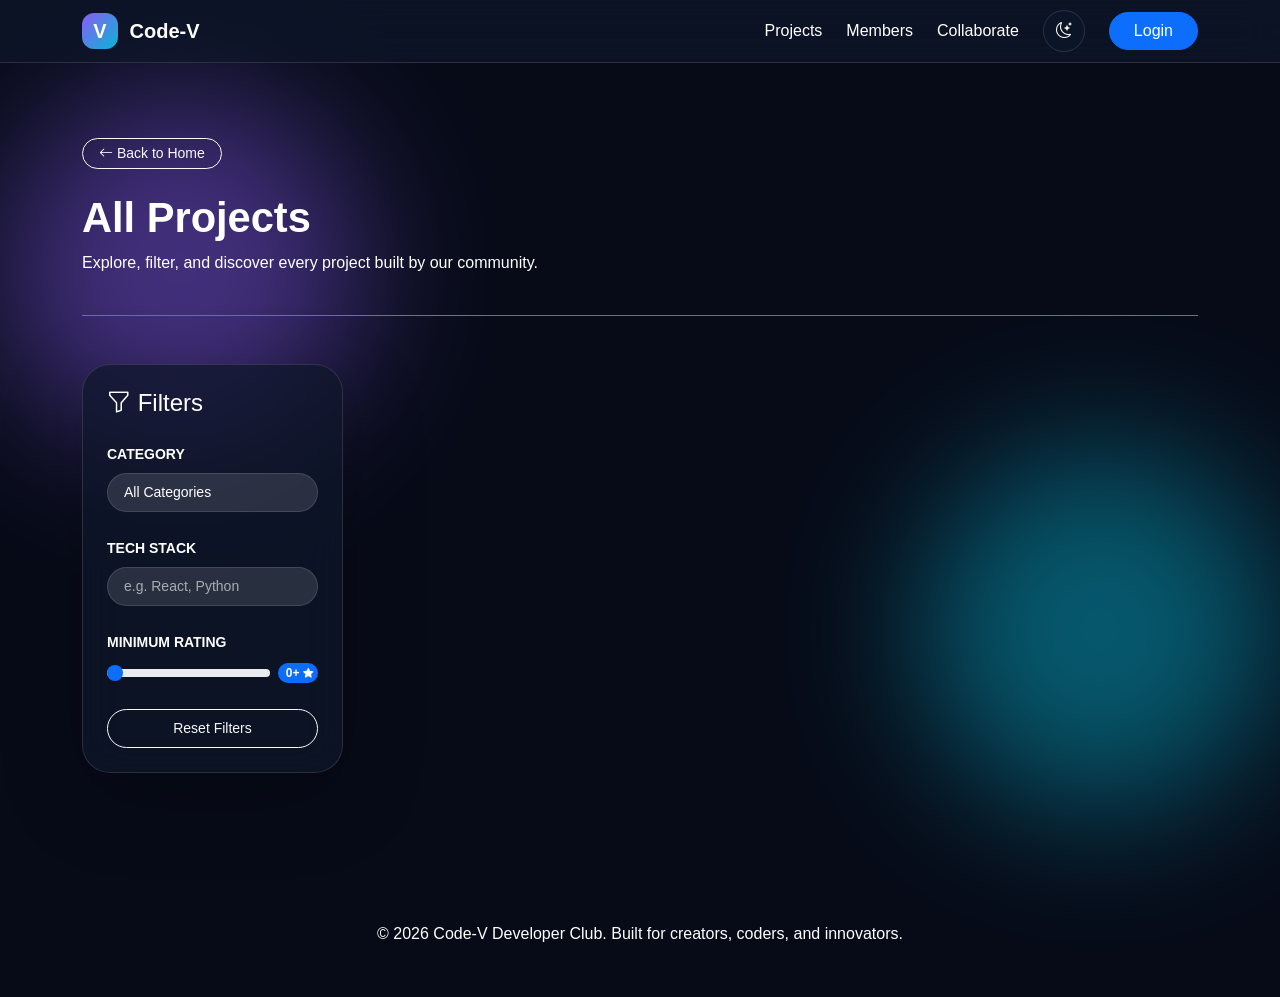
<file: projects.html>
<!DOCTYPE html>
<html lang="en" data-theme="dark">
<head>
  <meta charset="UTF-8" />
  <meta name="viewport" content="width=device-width, initial-scale=1.0" />
  <title>All Projects | Code-V</title>
  <link href="https://cdn.jsdelivr.net/npm/bootstrap@5.3.3/dist/css/bootstrap.min.css" rel="stylesheet">
  <link href="https://cdn.jsdelivr.net/npm/bootstrap-icons@1.11.3/font/bootstrap-icons.css" rel="stylesheet">
  <link rel="stylesheet" href="style.css">
</head>
<body>

<nav class="navbar fixed-top glass-nav">
  <div class="container d-flex justify-content-between align-items-center">
    <a class="navbar-brand fw-bold" href="index.html">
      <span class="brand-icon">V</span> Code-V
    </a>

    <div class="d-flex align-items-center gap-4">
      <a class="nav-link text-white d-none d-md-block" href="index.html#projects">Projects</a>
      <a class="nav-link text-white d-none d-md-block" href="index.html#members">Members</a>
      <a class="nav-link text-white d-none d-md-block" href="index.html#collab">Collaborate</a>
      <button class="theme-btn" id="themeToggle">
        <i class="bi bi-moon-stars"></i>
      </button>
      <a class="btn btn-primary rounded-pill px-4 d-none d-md-block" href="index.html">
        Login
      </a>
      <button class="navbar-toggler border-0 shadow-none text-white fs-2 p-0 d-md-none" type="button" data-bs-toggle="modal" data-bs-target="#menuModal">
        <i class="bi bi-list"></i>
      </button>
    </div>
  </div>
</nav>

<!-- Menu Modal -->
<div class="modal fade menu-modal" id="menuModal" tabindex="-1">
  <div class="modal-dialog modal-fullscreen">
    <div class="modal-content glass-modal modal-scale">
      <div class="modal-header border-0 pb-0">
        <button class="btn-close btn-close-white ms-auto" data-bs-dismiss="modal"></button>
      </div>
      <div class="modal-body d-flex flex-column justify-content-center text-center">
        <a class="nav-link" href="index.html#projects" data-bs-dismiss="modal">Home</a>
      </div>
    </div>
  </div>
</div>

<div class="bg-orb orb-1" style="top: 10%; left: 0;"></div>
<div class="bg-orb orb-2" style="bottom: 10%; right: 0;"></div>

<section class="section mt-5" style="min-height: 80vh;">
  <div class="container">
    <div class="mb-4">
      <a href="index.html" class="btn btn-outline-light rounded-pill btn-sm px-3">
        <i class="bi bi-arrow-left"></i> Back to Home
      </a>
    </div>
    <div class="section-head mb-5 text-start border-bottom border-secondary pb-4">
      <h2 class="display-5 fw-bold">All Projects</h2>
      <p>Explore, filter, and discover every project built by our community.</p>
    </div>

    <div class="row">
      <!-- Filters Sidebar -->
      <div class="col-lg-3 mb-4">
        <div class="glass-card p-4 sticky-top" style="top: 100px;">
          <h4 class="mb-4"><i class="bi bi-funnel"></i> Filters</h4>
          
          <div class="mb-4">
            <label class="form-label fw-bold text-uppercase small text-white">Category</label>
            <select id="filterCategory" class="form-select form-select-sm rounded-pill py-2 ps-3 text-white">
              <option value="All">All Categories</option>
              <option value="Web App">Web App</option>
              <option value="Mobile App">Mobile App</option>
              <option value="AI / ML">AI / ML</option>
              <option value="Automation">Automation</option>
              <option value="UI / UX">UI / UX</option>
            </select>
          </div>

          <div class="mb-4">
            <label class="form-label fw-bold text-uppercase small text-white">Tech Stack</label>
            <input type="text" id="filterTech" class="form-control form-control-sm rounded-pill py-2 ps-3 text-white" placeholder="e.g. React, Python">
          </div>

          <div class="mb-4">
            <label class="form-label fw-bold text-uppercase small text-white">Minimum Rating</label>
            <div class="d-flex align-items-center gap-2">
              <input type="range" class="form-range flex-grow-1" id="filterRating" min="0" max="5" step="1" value="0">
              <span id="ratingVal" class="badge bg-primary rounded-pill" style="min-width: 40px;">0+ <i class="bi bi-star-fill small"></i></span>
            </div>
          </div>
          
          <button id="resetFilters" class="btn btn-outline-light w-100 rounded-pill btn-sm py-2">Reset Filters</button>
        </div>
      </div>

      <!-- Projects Grid -->
      <div class="col-lg-9">
        <div class="row g-4 transition-wrapper" id="projectList">
          <!-- Projects rendered here -->
        </div>
      </div>
    </div>
  </div>
</section>

<!-- Project Review Modal -->
<div class="modal fade" id="reviewModal" tabindex="-1">
  <div class="modal-dialog modal-dialog-centered modal-lg">
    <div class="modal-content glass-modal modal-scale">
      <div class="modal-header border-0">
        <h5 class="modal-title" id="reviewModalTitle">Project Reviews</h5>
        <button class="btn-close btn-close-white" data-bs-dismiss="modal"></button>
      </div>
      <div class="modal-body">
        <div class="d-flex align-items-center mb-4">
          <h2 class="mb-0 me-3" id="avgRatingDisplay">0.0</h2>
          <div class="text-warning fs-4" id="avgStarsDisplay">
            <i class="bi bi-star"></i><i class="bi bi-star"></i><i class="bi bi-star"></i><i class="bi bi-star"></i><i class="bi bi-star"></i>
          </div>
          <span class="ms-2 text-white" id="totalReviewsDisplay">(0 reviews)</span>
        </div>
        
        <div class="review-list mb-4" id="reviewList" style="max-height: 300px; overflow-y: auto;">
          <!-- Reviews will go here -->
        </div>

        <hr class="border-secondary">

        <div id="loginMessage" style="display:none;" class="text-center py-3">
          <p class="text-white">Please login on the home page to add a review.</p>
        </div>

        <form id="reviewForm">
          <input type="hidden" id="reviewProjectId">
          <div class="mb-3">
            <label>Your Rating</label>
            <div class="rating-input text-warning fs-4" id="ratingInput">
              <i class="bi bi-star" data-rating="1"></i>
              <i class="bi bi-star" data-rating="2"></i>
              <i class="bi bi-star" data-rating="3"></i>
              <i class="bi bi-star" data-rating="4"></i>
              <i class="bi bi-star" data-rating="5"></i>
            </div>
            <input type="hidden" id="selectedRating" value="0" required>
          </div>
          <div class="mb-3">
            <label>Leave a Comment</label>
            <textarea class="form-control" id="reviewComment" rows="2" required></textarea>
          </div>
          <button type="submit" class="btn btn-primary rounded-pill px-4">Submit Review</button>
        </form>
      </div>
    </div>
  </div>
</div>

<footer class="footer mt-auto">
  <p>© 2026 Code-V Developer Club. Built for creators, coders, and innovators.</p>
</footer>

<script src="https://cdn.jsdelivr.net/npm/bootstrap@5.3.3/dist/js/bootstrap.bundle.min.js"></script>
<script src="app.js"></script>
<script>
  // Page specific logic for filtering
  document.addEventListener("DOMContentLoaded", () => {
    const filterCategory = document.getElementById("filterCategory");
    const filterTech = document.getElementById("filterTech");
    const filterRating = document.getElementById("filterRating");
    const ratingVal = document.getElementById("ratingVal");
    const resetFiltersBtn = document.getElementById("resetFilters");

    function applyFilters() {
      const cat = filterCategory.value;
      const tech = filterTech.value.toLowerCase().trim();
      const rating = parseInt(filterRating.value);

      const filtered = projects.filter(p => {
        let matchCat = cat === "All" || p.category === cat;
        let matchTech = tech === "" || p.tech.some(t => t.toLowerCase().includes(tech));
        
        // Calculate dynamic avg rating
        let avgRating = p.rating || 0;
        if (p.reviews && p.reviews.length > 0) {
          avgRating = p.reviews.reduce((acc, curr) => acc + curr.rating, 0) / p.reviews.length;
        }
        let matchRating = avgRating >= rating;

        return matchCat && matchTech && matchRating;
      });

      // Animate transition
      const projectList = document.getElementById("projectList");
      projectList.style.opacity = 0;
      setTimeout(() => {
        renderProjects(filtered);
        projectList.style.opacity = 1;
        projectList.style.transition = "opacity 0.4s ease-in-out";
      }, 300);
    }

    if (filterCategory) filterCategory.addEventListener("change", applyFilters);
    if (filterTech) filterTech.addEventListener("input", applyFilters);
    if (filterRating) filterRating.addEventListener("input", (e) => {
      ratingVal.innerHTML = e.target.value + '+ <i class="bi bi-star-fill small"></i>';
      applyFilters();
    });
    if (resetFiltersBtn) resetFiltersBtn.addEventListener("click", () => {
      filterCategory.value = "All";
      filterTech.value = "";
      filterRating.value = "0";
      ratingVal.innerHTML = '0+ <i class="bi bi-star-fill small"></i>';
      applyFilters();
    });
  });
</script>
</body>
</html>
</file>
<file: style.css>
:root {
  --bg: #f4f7fb;
  --text: #111827;
  --muted: #6b7280;
  --card: rgba(255, 255, 255, 0.7);
  --border: rgba(255, 255, 255, 0.35);
  --primary: #6366f1;
  --secondary: #22d3ee;
}

[data-theme="dark"] {
  --bg: #070b18;
  --text: #ffffff;
  --muted: #ffffff;
  --card: rgba(15, 23, 42, 0.72);
  --border: rgba(255, 255, 255, 0.12);
  --primary: #8b5cf6;
  --secondary: #06b6d4;
}

* {
  box-sizing: border-box;
}

body {
  margin: 0;
  font-family: "Segoe UI", sans-serif;
  background: var(--bg);
  color: var(--text);
  overflow-x: hidden;
}

.glass-nav {
  background: var(--card);backdrop-filter: blur(18px);
  border-bottom: 1px solid var(--border);
}

.navbar-brand,
.nav-link {
  color: var(--text) !important;
}

.brand-icon {
  display: inline-flex;
  width: 36px;
  height: 36px;
  align-items: center;
  justify-content: center;
  border-radius: 12px;
  background: linear-gradient(135deg, var(--primary), var(--secondary));
  color: #fff;
  margin-right: 6px;
}

.theme-btn {
  width: 42px;
  height: 42px;
  border: 1px solid var(--border);
  border-radius: 50%;
  background: var(--card);
  color: var(--text);
}

.hero-section {
  position: relative;
  min-height: 100vh;
  padding-top: 80px;
  overflow: hidden;
}

.hero-title {
  font-size: clamp(2.5rem, 6vw, 5.5rem);
  font-weight: 900;
  line-height: 1;
}

.hero-title span {
    background: linear-gradient(135deg, var(--primary), var(--secondary));
    -webkit-background-clip: text;
    background-clip: text;   
    color: transparent;
}

.hero-text {
  max-width: 650px;
  color: var(--muted);
  font-size: 1.15rem;
  margin-top: 22px;
}

.hero-badge {
  display: inline-flex;
  gap: 8px;
  padding: 10px 18px;
  border-radius: 999px;
  background: var(--card);
  border: 1px solid var(--border);
  margin-bottom: 22px;
}

.glass-card,
.project-card,
.member-card,
.glass-modal {
  background: var(--card);
  backdrop-filter: blur(20px);
  border: 1px solid var(--border);
  border-radius: 28px;
  box-shadow: 0 24px 80px rgba(0, 0, 0, 0.25);
}

.hero-card {
  padding: 26px;
  animation: floatCard 4s ease-in-out infinite;
}

@keyframes floatCard {
  0%, 100% { transform: translateY(0); }
  50% { transform: translateY(-12px); }
}

.code-window {
  background: #020617;
  color: #e2e8f0;
  padding: 22px;
  border-radius: 22px;
}

.dots span {
  display: inline-block;
  width: 12px;
  height: 12px;
  background: #ef4444;
  border-radius: 50%;
  margin-right: 6px;
}

.dots span:nth-child(2) {
  background: #f59e0b;
}

.dots span:nth-child(3) {
  background: #22c55e;
}

pre {
  margin: 18px 0 0;
  white-space: pre-wrap;
}

.stats-grid {
  display: grid;
  grid-template-columns: repeat(3, 1fr);
  gap: 14px;
}

.stats-grid div {
  padding: 18px;
  text-align: center;
  border-radius: 20px;
  background: rgba(255,255,255,0.08);
}

.stats-grid h3 {
  font-weight: 800;
  margin: 0;
}

.stats-grid p {
  margin: 0;
  color: var(--muted);
}

.section {
  padding: 90px 0;
}

.section-head {
  text-align: center;
  margin-bottom: 45px;
}

.section-head h2 {
  font-size: 2.6rem;
  font-weight: 800;
}

.section-head p {
  color: var(--muted);
}

.project-card,
.member-card {
  height: 100%;
  padding: 24px;
  transition: all 0.4s cubic-bezier(0.175, 0.885, 0.32, 1.275);
}

.project-card:hover,
.member-card:hover {
  transform: translateY(-12px) scale(1.02);
  box-shadow: 0 28px 90px rgba(99, 102, 241, 0.25);
}

.project-icon {
  width: 58px;
  height: 58px;
  display: grid;
  place-items: center;
  border-radius: 18px;
  background: linear-gradient(135deg, var(--primary), var(--secondary));
  color: #fff;
  font-size: 1.6rem;
  margin-bottom: 18px;
}

.tag {
  display: inline-block;
  padding: 6px 12px;
  margin: 4px 4px 0 0;
  border-radius: 999px;
  background: rgba(99, 102, 241, 0.15);
  color: var(--text);
  font-size: 0.82rem;
}

.member-avatar {
  width: 78px;
  height: 78px;
  border-radius: 24px;
  background: linear-gradient(135deg, var(--primary), var(--secondary));
  display: grid;
  place-items: center;
  color: white;
  font-size: 2rem;
  font-weight: 800;
  margin-bottom: 18px;
}

.collab-box {
  padding: 40px;
}

.collab-tags span {
  display: inline-block;
  padding: 10px 16px;
  border-radius: 999px;
  background: rgba(255,255,255,0.08);
  margin: 6px;
}

.request-card {
  padding: 26px;
  border-radius: 24px;
  background: rgba(255,255,255,0.08);
}

.footer {
  text-align: center;
  padding: 35px;
  color: var(--muted);
}

.bg-orb {
  position: absolute;
  width: 360px;
  height: 360px;
  border-radius: 50%;
  filter: blur(70px);
  opacity: 0.45;
  z-index: -1;
}

.orb-1 {
  background: var(--primary);
  top: 120px;
  left: -80px;
}

.orb-2 {
  background: var(--secondary);
  right: -80px;
  bottom: 120px;
}

.form-control,
.form-select {
  background: rgba(255,255,255,0.12);
  color: var(--text) !important;
  border: 1px solid var(--border);
}

.form-control::placeholder {
  color: var(--text) !important;
  opacity: 0.6;
}

.form-select option {
  background: var(--bg);
  color: var(--text);
}

.form-control:focus,
.form-select:focus {
  background: rgba(255,255,255,0.16);
  color: var(--text);
  box-shadow: 0 0 0 0.25rem rgba(99,102,241,0.25);
}

label {
  margin-bottom: 6px;
  font-weight: 600;
}

@media (max-width: 768px) {
  .hero-section {
    text-align: center;
  }

  .stats-grid {
    grid-template-columns: 1fr;
  }

  .collab-box {
    padding: 24px;
  }
}

/* Enhancements */
.btn {
  transition: all 0.3s ease;
}

.btn:active {
  transform: scale(0.95);
}

.modal.fade .modal-scale {
  transform: scale(0.9);
  opacity: 0;
  transition: all 0.3s ease-in-out;
}

.modal.show .modal-scale {
  transform: scale(1);
  opacity: 1;
}

.icon-btn {
  width: 45px;
  height: 45px;
  display: inline-flex;
  align-items: center;
  justify-content: center;
  transition: all 0.3s;
}

.icon-btn:hover {
  transform: translateY(-5px);
  background: var(--text);
  color: var(--bg);
}

.rating-input i {
  cursor: pointer;
  transition: transform 0.2s;
}

.rating-input i:hover {
  transform: scale(1.2);
}

.review-item {
  background: rgba(255,255,255,0.05);
  padding: 12px 16px;
  border-radius: 12px;
  margin-bottom: 12px;
  border: 1px solid var(--border);
}

.contributor-name {
  cursor: pointer;
  text-decoration: underline;
  text-decoration-color: transparent;
  transition: all 0.3s;
}

.contributor-name:hover {
  color: var(--primary);
  text-decoration-color: var(--primary);
}

/* Fix for Antigravity section */
.antigravity-section {
  position: relative;
  z-index: 1;
}

.antigravity-element {
  animation: floatCard 4s ease-in-out infinite;
}

/* Modal Menu Styles */
.menu-modal .modal-content {
  background: var(--bg);
  border: none;
  border-radius: 0;
  min-height: 100vh;
}
.menu-modal .nav-link {
  font-size: 1.5rem;
  padding: 15px 0;
  border-bottom: 1px solid var(--border);
}

/* Dynamic theme adjustments for explicit white text */
.text-white {
  color: var(--text) !important;
}

[data-theme="light"] .btn-close-white {
  filter: none !important;
}

[data-theme="light"] .form-control,
[data-theme="light"] .form-select {
  background: rgba(0,0,0,0.05);
  border-color: rgba(0,0,0,0.1);
}

/* Fix btn-outline-light visibility in light mode */
[data-theme="light"] .btn-outline-light {
  --bs-btn-color: var(--text);
  --bs-btn-border-color: var(--text);
  --bs-btn-hover-color: var(--bg);
  --bs-btn-hover-bg: var(--text);
  --bs-btn-hover-border-color: var(--text);
  --bs-btn-active-color: var(--bg);
  --bs-btn-active-bg: var(--text);
  --bs-btn-active-border-color: var(--text);
}

/* =========================
   Mobile Fixes
========================= */
@media (max-width: 576px) {
  body {
    overflow-x: hidden;
  }

  .section {
    padding: 55px 0;
  }

  #projectList,
  #memberList {
    row-gap: 24px;
  }

  .project-card,
  .member-card {
    height: auto;
    padding: 24px;
    border-radius: 24px;
    overflow: hidden;
  }

  .project-card {
    display: flex;
    flex-direction: column;
  }

  .project-card h4 {
    font-size: 1.2rem;
    word-break: break-word;
  }

  .project-card p {
    margin-bottom: 12px;
    word-break: break-word;
  }

  .tag {
    font-size: 0.78rem;
    padding: 6px 11px;
    word-break: break-word;
  }

  .project-actions {
    flex-direction: column;
    width: 100%;
  }

  .project-actions .btn {
    width: 100%;
    flex-grow: 0 !important;
  }

  .navbar .container {
    padding-left: 14px;
    padding-right: 14px;
  }

  .hero-section {
    min-height: auto;
    padding-top: 110px;
    padding-bottom: 50px;
  }

  .hero-title {
    font-size: 2.25rem;
  }
}

.stats-grid-two {
  grid-template-columns: repeat(2, 1fr);
}
</file>
